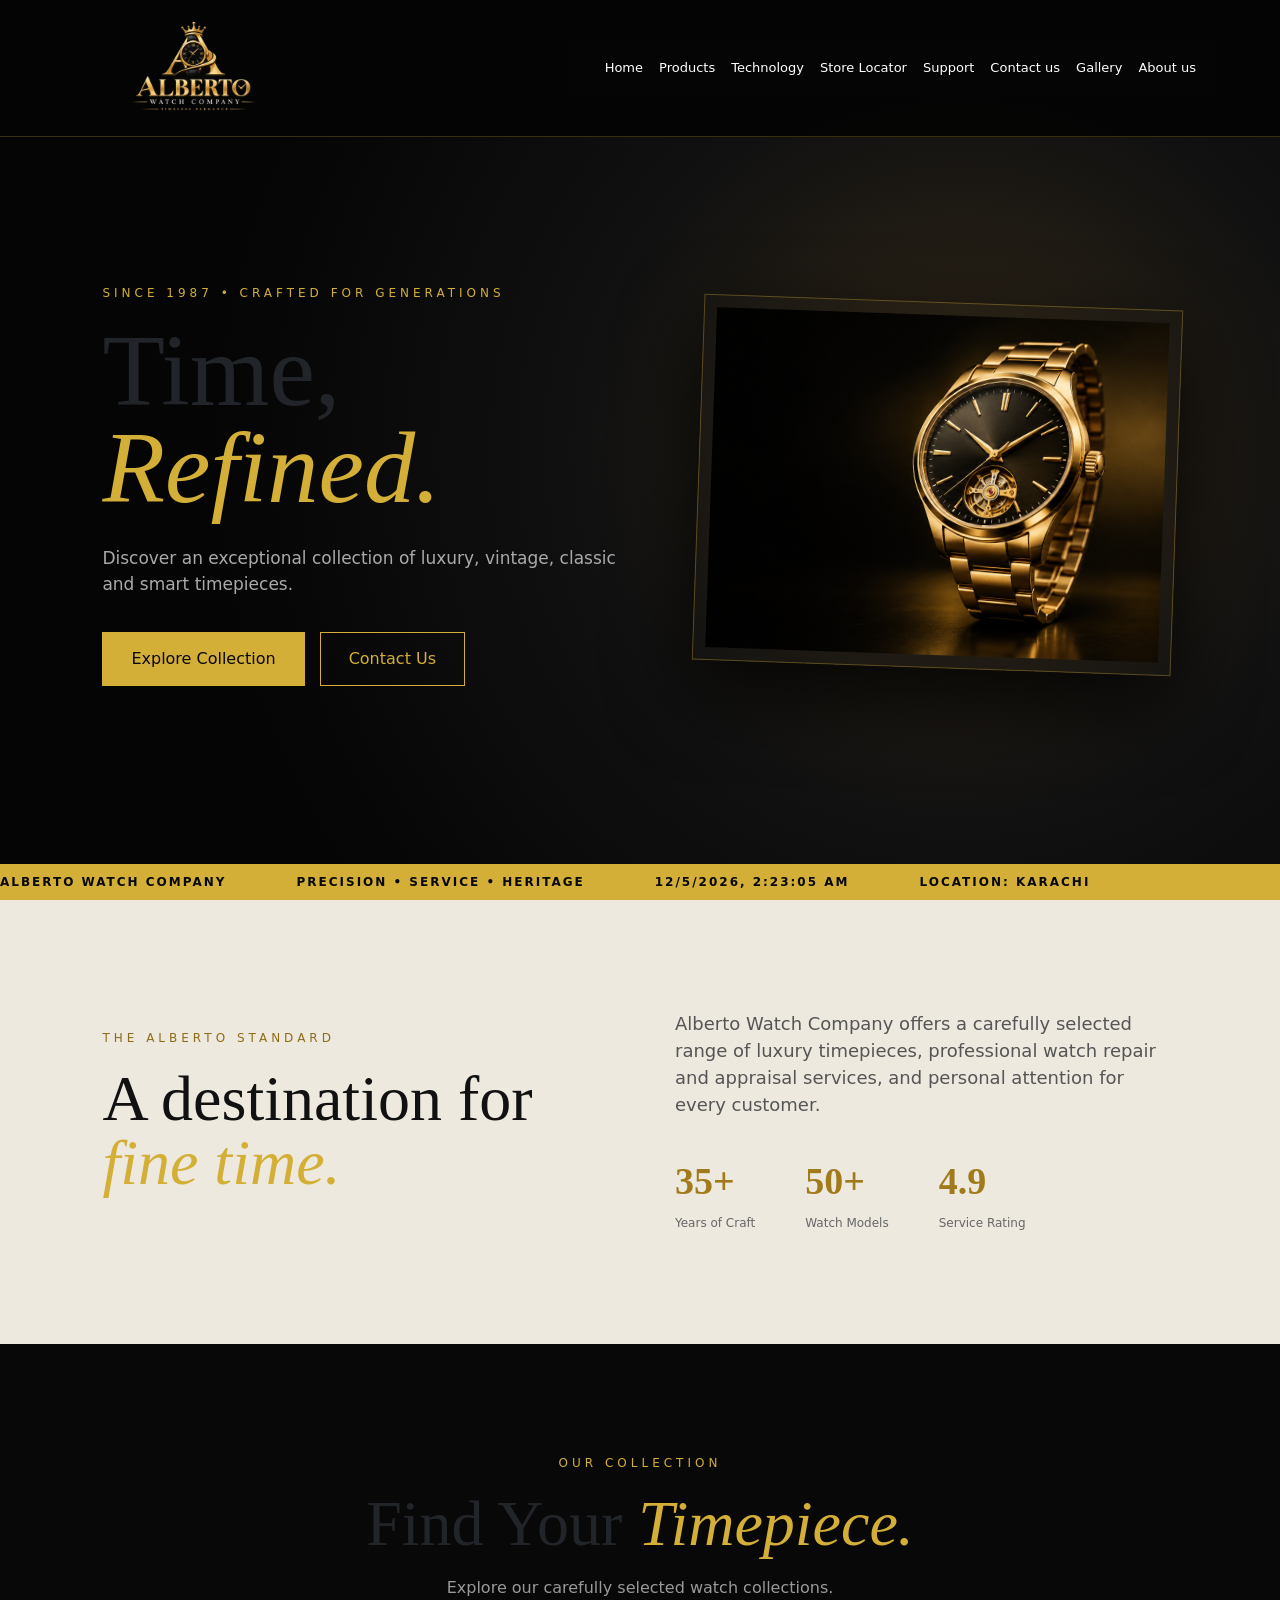
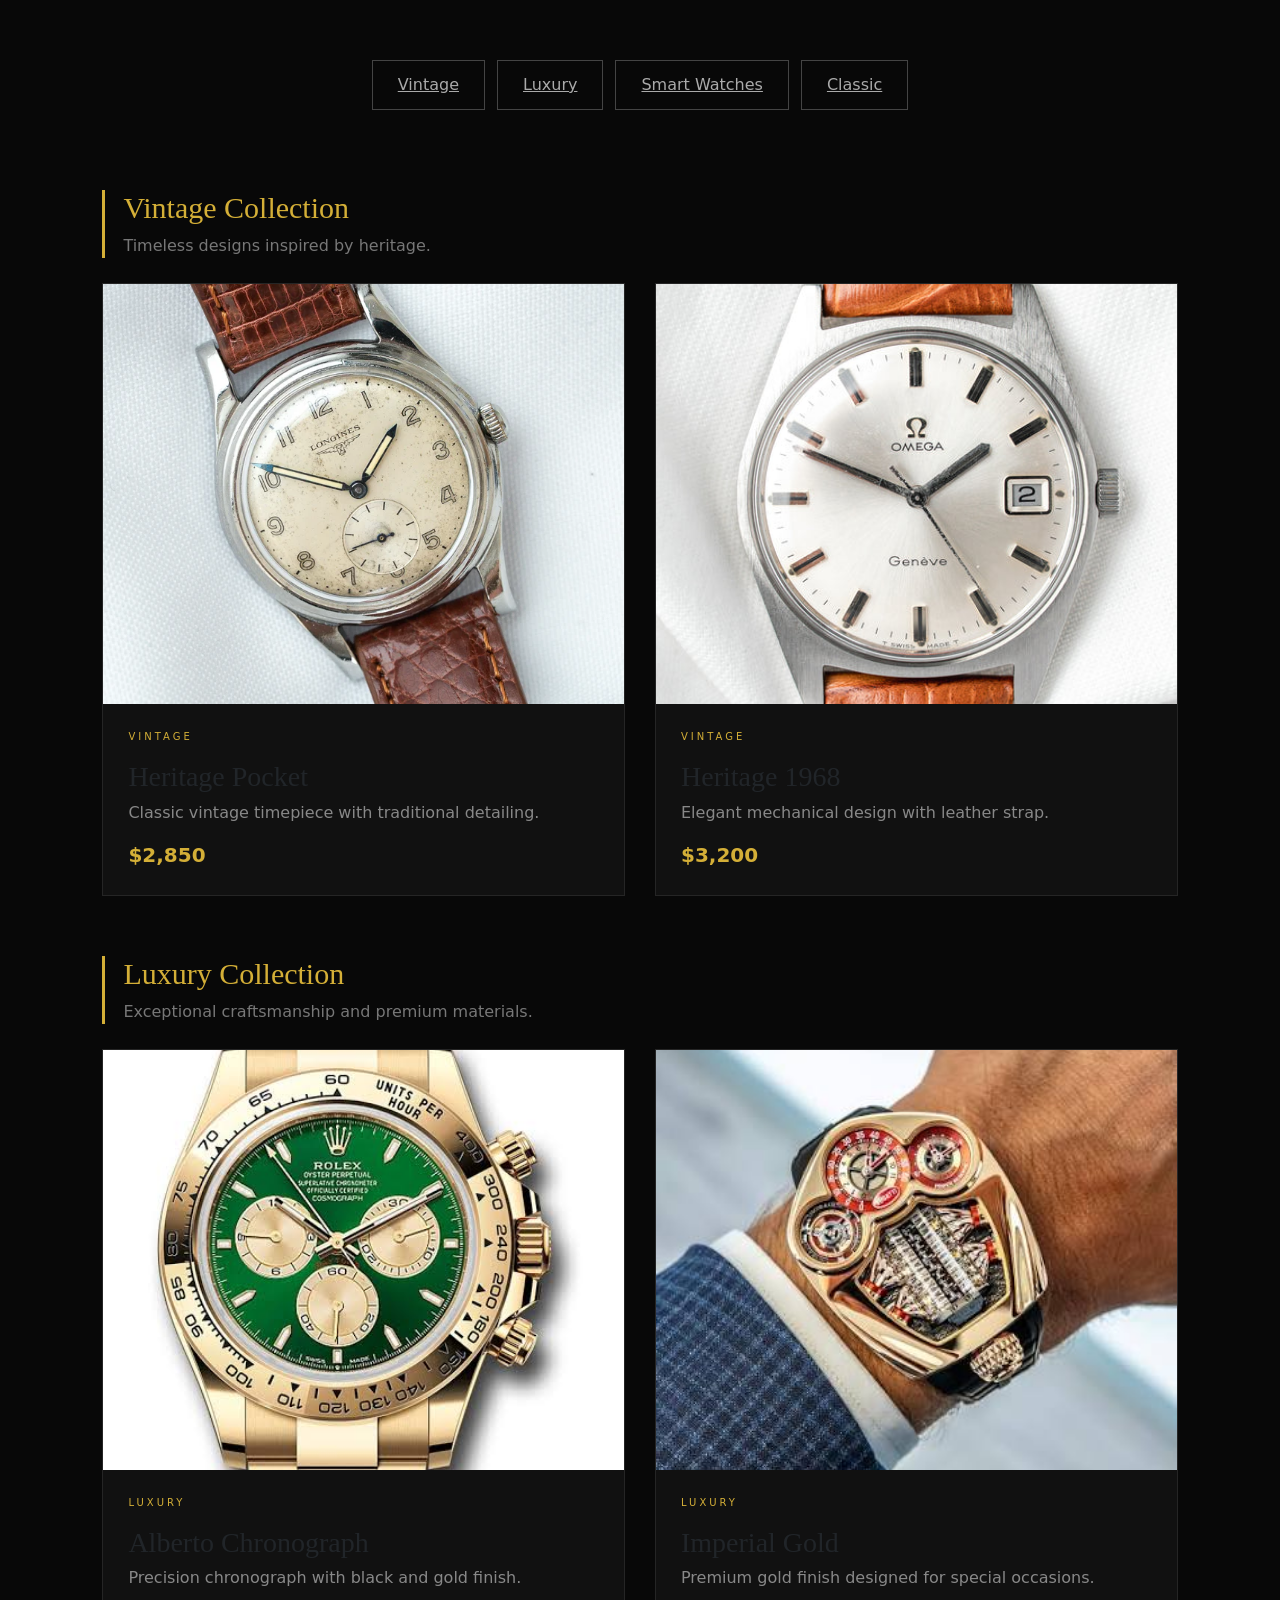
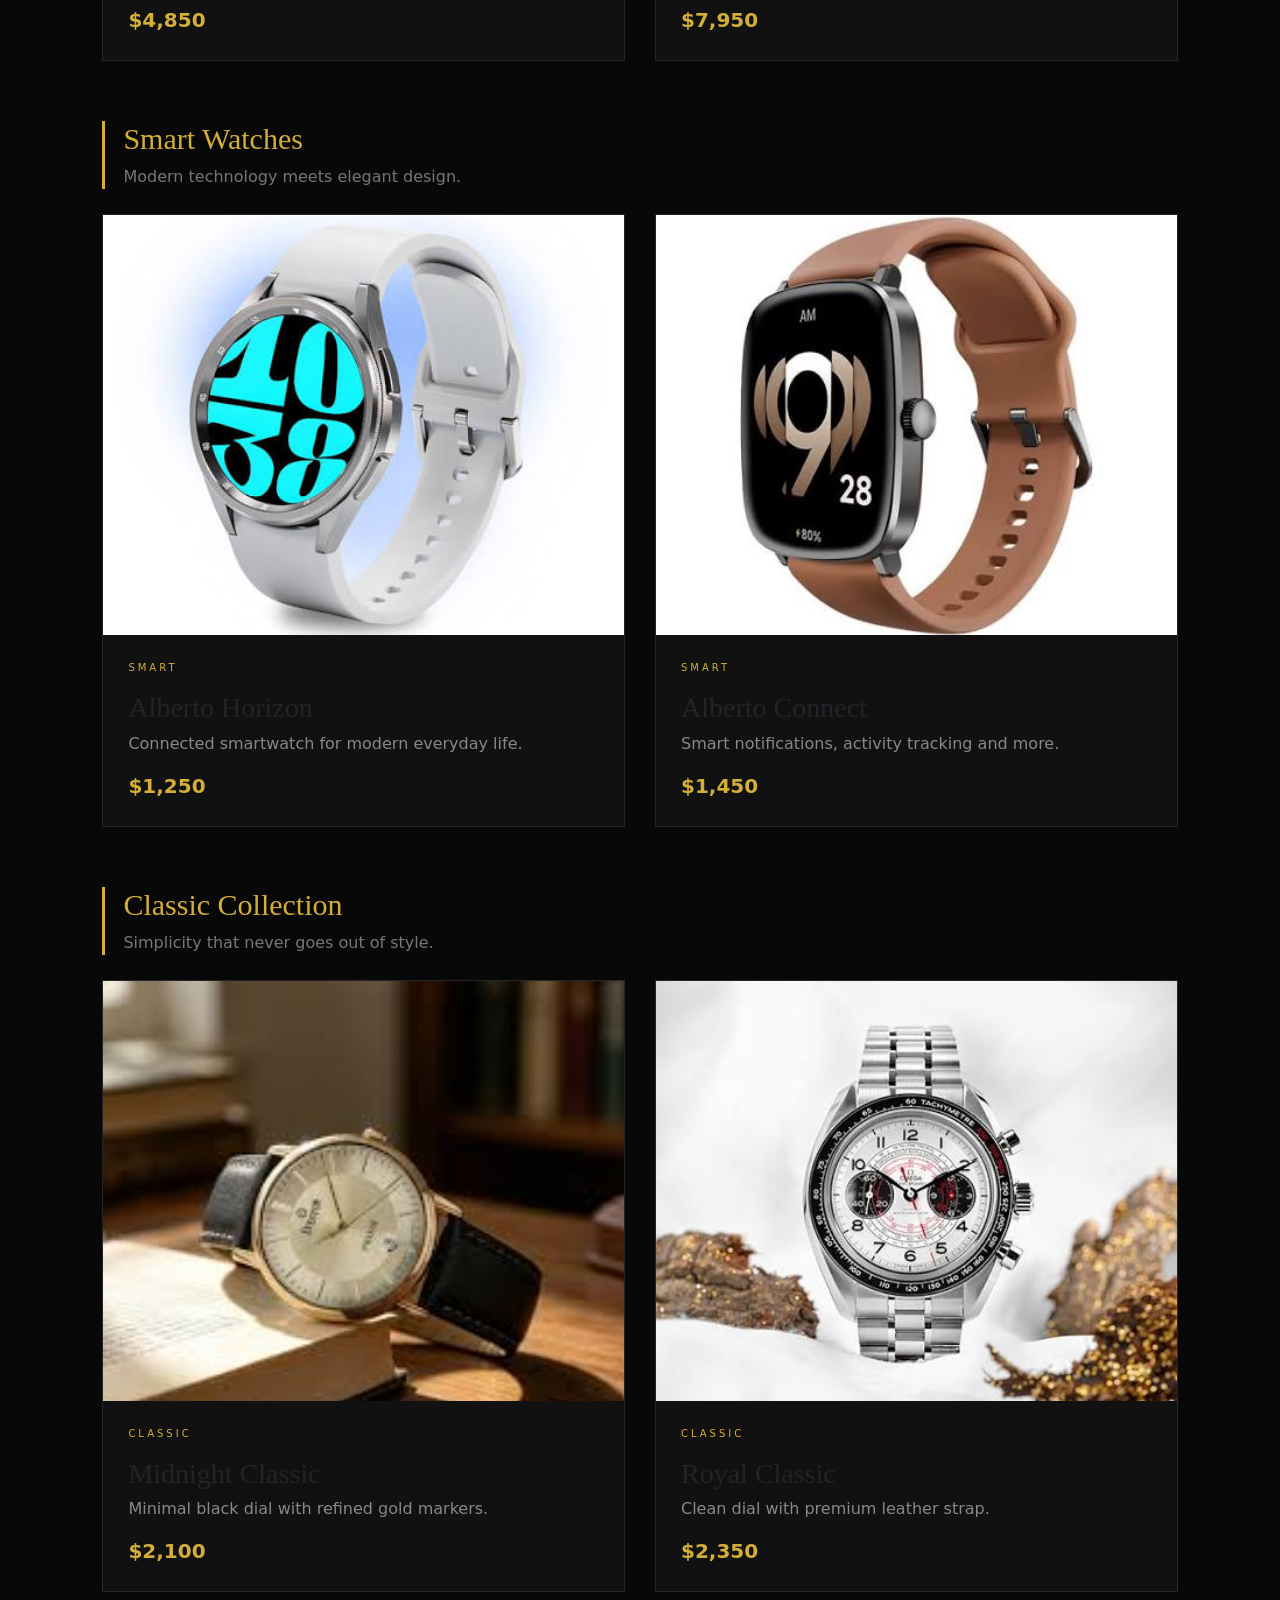
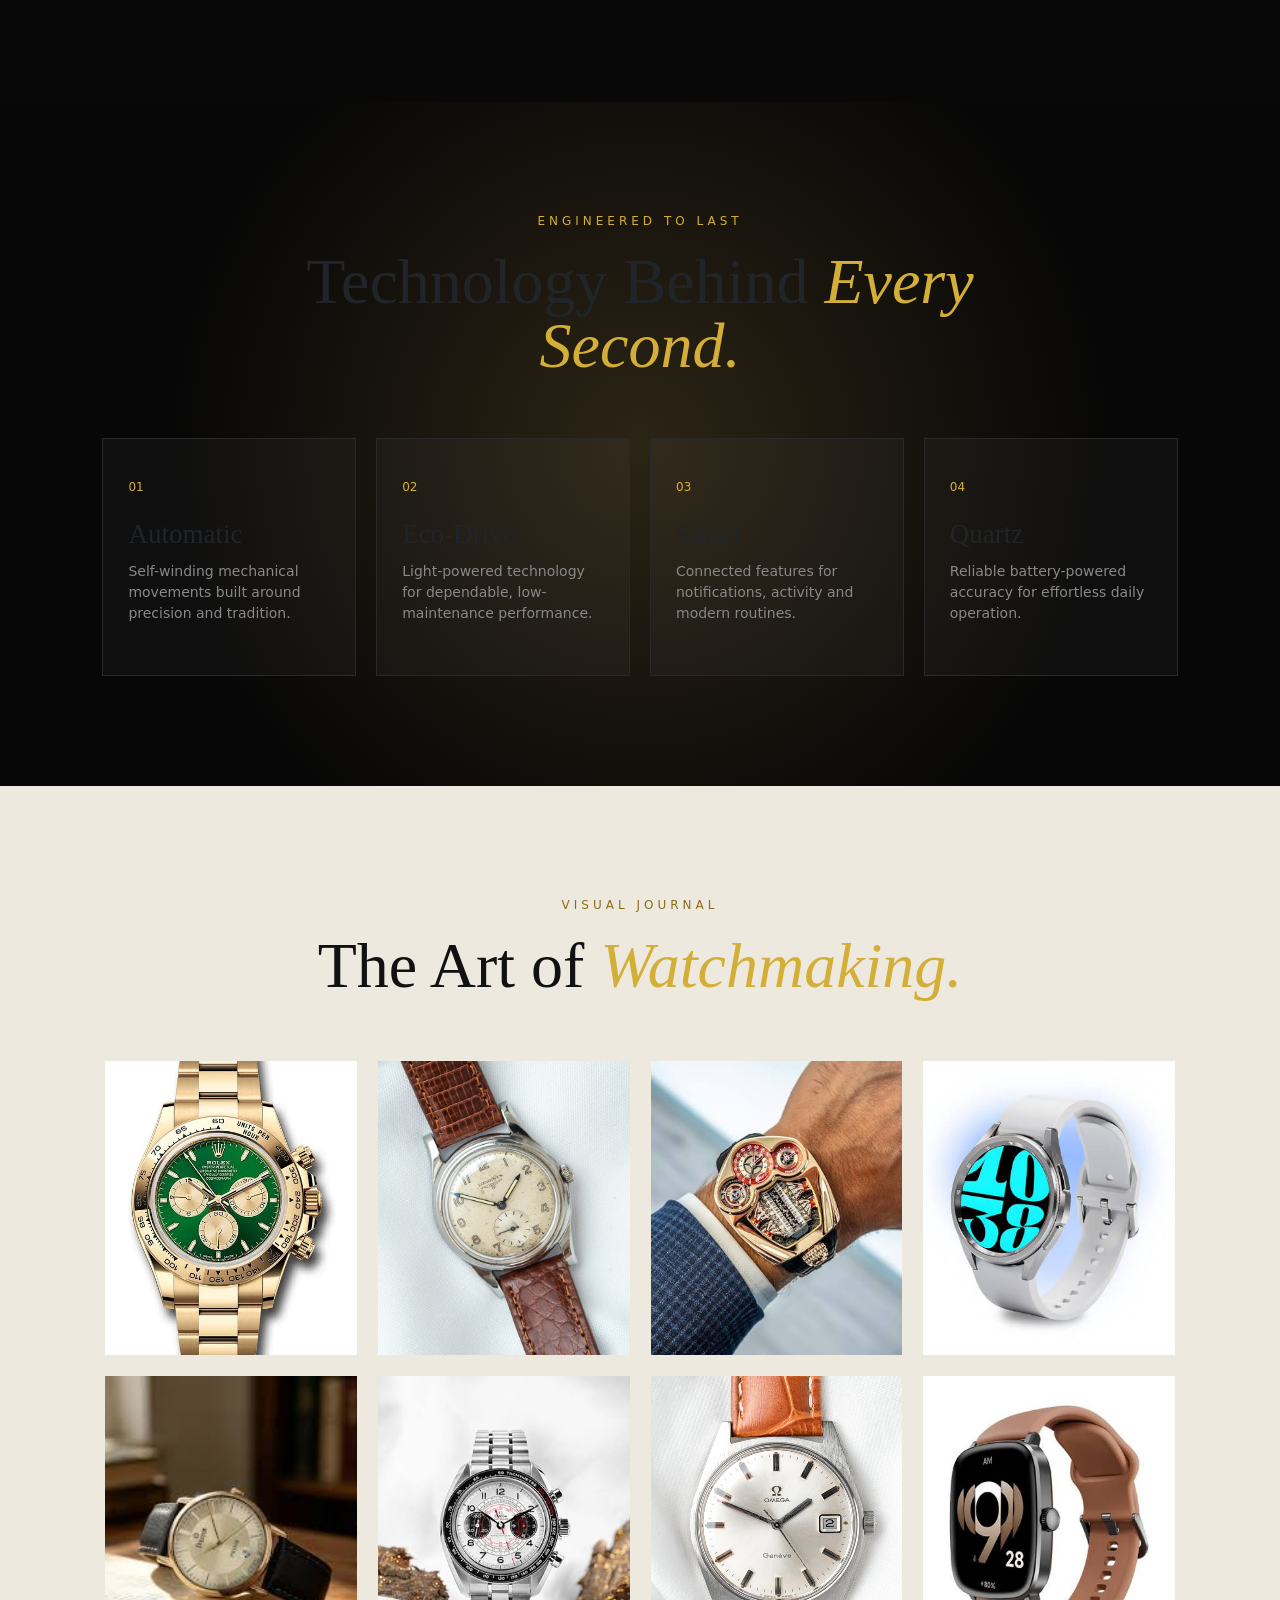
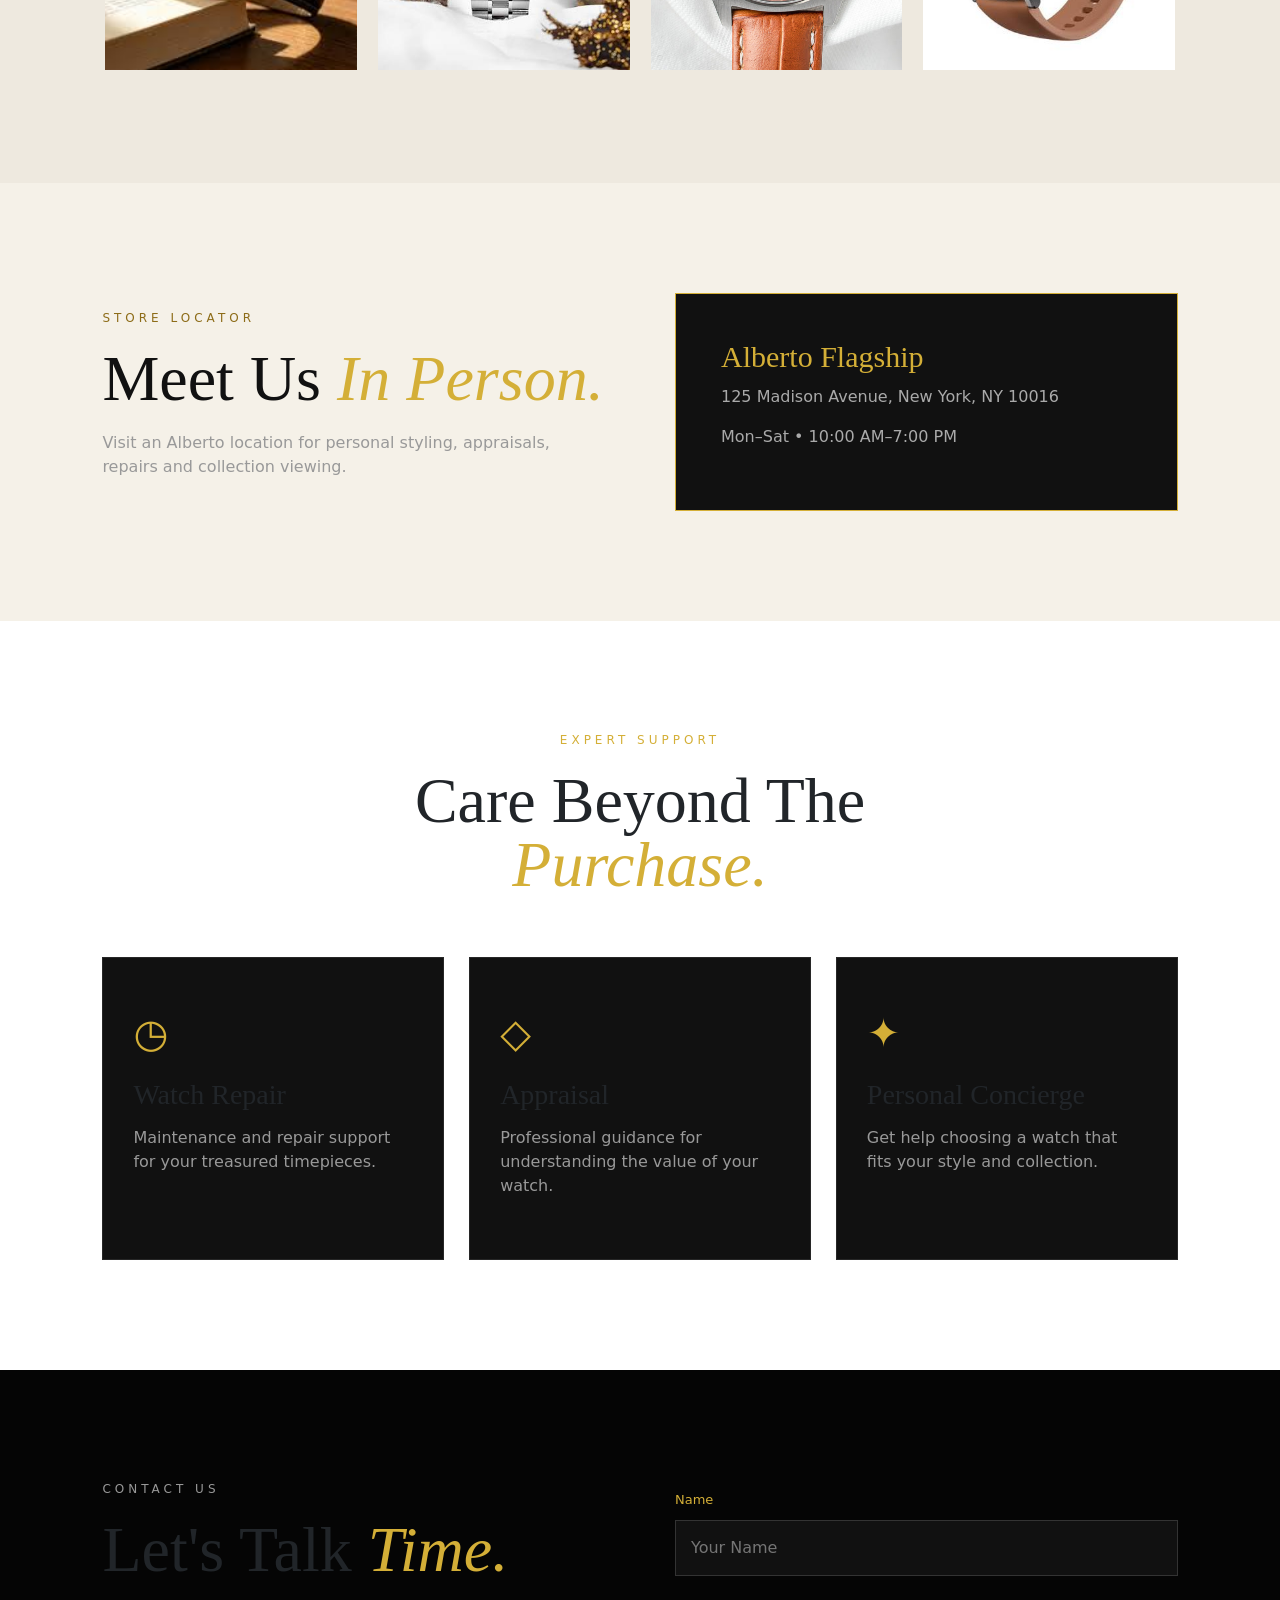
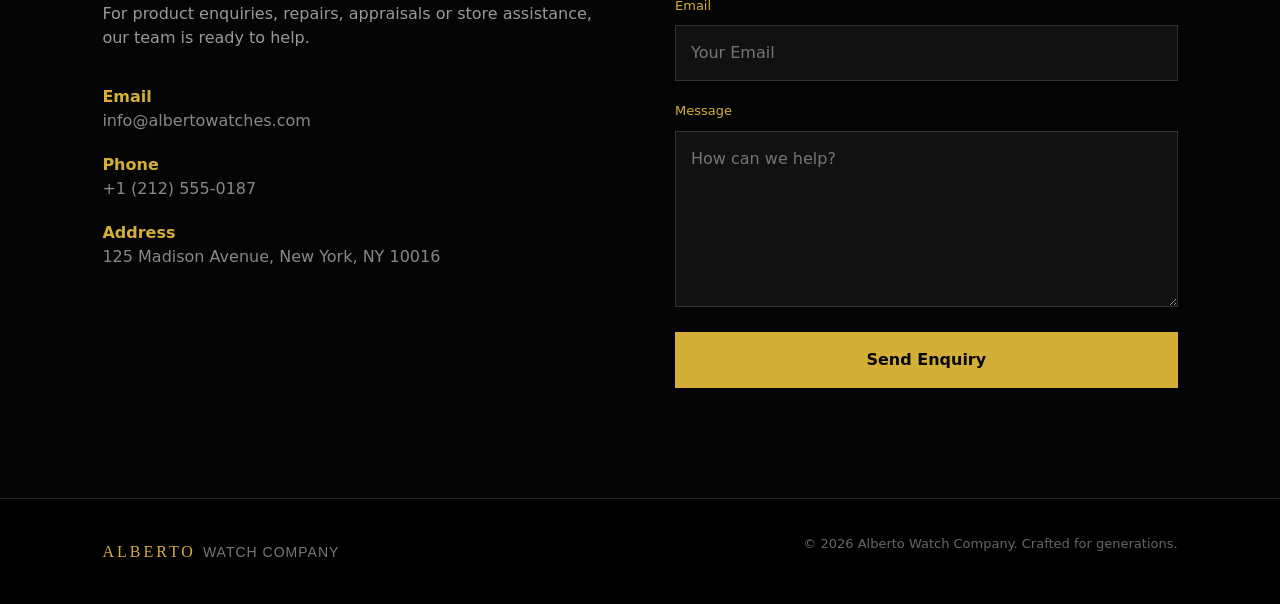
<file: index.html>
<!DOCTYPE html>
<html lang="en">
<head>
    <meta charset="UTF-8">
    <meta name="viewport" content="width=device-width, initial-scale=1.0">

    <title>Alberto Watch Company</title>

    <link rel="stylesheet" href="style.css">
  
<link href="https://cdn.jsdelivr.net/npm/bootstrap@5.3.3/dist/css/bootstrap.min.css" rel="stylesheet">

<link rel="stylesheet" href="https://cdnjs.cloudflare.com/ajax/libs/font-awesome/6.5.2/css/all.min.css">
<script src="https://cdn.jsdelivr.net/npm/bootstrap@5.0.2/dist/js/bootstrap.bundle.min.js" integrity="sha384-MrcW6ZMFYlzcLA8Nl+NtUVF0sA7MsXsP1UyJoMp4YLEuNSfAP+JcXn/tWtIaxVXM" crossorigin="anonymous"></script>
<script src="https://cdn.jsdelivr.net/npm/@popperjs/core@2.9.2/dist/umd/popper.min.js" integrity="sha384-IQsoLXl5PILFhosVNubq5LC7Qb9DXgDA9i+tQ8Zj3iwWAwPtgFTxbJ8NT4GN1R8p" crossorigin="anonymous"></script>
<script src="https://cdn.jsdelivr.net/npm/bootstrap@5.0.2/dist/js/bootstrap.min.js" integrity="sha384-cVKIPhGWiC2Al4u+LWgxfKTRIcfu0JTxR+EQDz/bgldoEyl4H0zUF0QKbrJ0EcQF" crossorigin="anonymous"></script>
<link href="https://cdn.jsdelivr.net/npm/bootstrap@5.0.2/dist/css/bootstrap.min.css" rel="stylesheet" integrity="sha384-EVSTQN3/azprG1Anm3QDgpJLIm9Nao0Yz1ztcQTwFspd3yD65VohhpuuCOmLASjC" crossorigin="anonymous">
</head>

<body>
<script src="https://cdn.jsdelivr.net/npm/bootstrap@5.3.2/dist/js/bootstrap.bundle.min.js"></script>

<!-- ================= HEADER ================= -->

<header class="header">

    <div class="logo">
        <div class="logo-icon"></div>
        <div>
            <!-- <h2>ALBERTO</h2>
            <span>WATCH COMPANY</span> -->
            <img src="images/logo.png" alt="" height="100px">
        </div>
    </div>

   <nav class="navbar navbar-expand-lg" style="background-color: #050505; display: flex; justify-content: space-between;">
  <div class="container-fluid">
    <a class="navbar-brand text-white" href="index.html"></a>

    <!-- Toggle Button -->
    <button class="navbar-toggler" type="button">
      <span class="navbar-toggler-icon" style="filter: invert(1);"></span>
    </button>

    <!-- Navbar Menu -->
    <div class="collapse navbar-collapse" id="navbarSupportedContent">
      <ul class="navbar-nav me-auto mb-2 mb-lg-0">
        <li class="nav-item"><a class="nav-link text-white active" href="index.html">Home</a></li>
        <li class="nav-item"><a class="nav-link text-white" href="#products">Products</a></li>
        <li class="nav-item"><a class="nav-link text-white" href="#technology">Technology</a></li>
        <li class="nav-item"><a class="nav-link text-white" href="#store">Store Locator</a></li>
        <li class="nav-item"><a class="nav-link text-white" href="#support">Support</a></li>
        <li class="nav-item"><a class="nav-link text-white" href="#contact">Contact us</a></li>
        <li class="nav-item"><a class="nav-link text-white" href="#gallery">Gallery</a></li>
        <li class="nav-item"><a class="nav-link text-white" href="#about">About us</a></li>
      </ul>
    </div>
  </div>
</nav>

<!-- Toggle Function Script -->
<script>
  document.addEventListener('DOMContentLoaded', function () {
    const toggler = document.querySelector('.navbar-toggler');
    const collapseMenu = document.getElementById('navbarSupportedContent');

    if (toggler && collapseMenu) {
      toggler.addEventListener('click', function () {
        collapseMenu.classList.toggle('show');
      });
    }
  });
</script>
   
</header>


<!-- ================= HERO ================= -->

<section class="hero" id="home">

    <div class="hero-content">

        <p class="small-title">SINCE 1987 • CRAFTED FOR GENERATIONS</p>

        <h1>
            Time,
            <span>Refined.</span>
        </h1>

        <p>
            Discover an exceptional collection of luxury,
            vintage, classic and smart timepieces.
        </p>

        <div class="hero-buttons">
            <a href="#products" class="gold-btn" style="text-decoration: none;">Explore Collection</a>
            <a href="#contact" class="outline-btn" style="text-decoration: none;">Contact Us</a>
        </div>

    </div>

    <div class="hero-watch">
        <img src="images/hero.png" alt="Luxury Alberto Watch">
    </div>

</section>


<!-- ================= ABOUT ================= -->

<section class="about section" id="about">

    <div class="section-container">

        <div class="about-text">

            <p class="small-title">THE ALBERTO STANDARD</p>

            <h2>
                A destination for
                <span>fine time.</span>
            </h2>

        </div>

        <div class="about-description">

            <p>
                Alberto Watch Company offers a carefully selected
                range of luxury timepieces, professional watch
                repair and appraisal services, and personal
                attention for every customer.
            </p>

            <div class="stats">

                <div>
                    <strong>35+</strong>
                    <span>Years of Craft</span>
                </div>

                <div>
                    <strong>50+</strong>
                    <span>Watch Models</span>
                </div>

                <div>
                    <strong>4.9</strong>
                    <span>Service Rating</span>
                </div>

            </div>

        </div>

    </div>

</section>


<!-- ================= PRODUCTS ================= -->

<section class="products section" id="products">

    <div class="section-heading">

        <p class="small-title">OUR COLLECTION</p>

        <h2>
            Find Your
            <span>Timepiece.</span>
        </h2>

        <p>
            Explore our carefully selected watch collections.
        </p>

    </div>


    <!-- CATEGORY BUTTONS -->

    <div class="categories">

        <a href="#vintage">Vintage</a>
        <a href="#luxury">Luxury</a>
        <a href="#smart">Smart Watches</a>
        <a href="#classic">Classic</a>

    </div>


    <!-- VINTAGE -->

    <div class="category-title" id="vintage">
        <h3>Vintage Collection</h3>
        <p>Timeless designs inspired by heritage.</p>
    </div>

    <div class="product-grid">

        <article class="product-card">

            <div class="product-image">
                <img src="images/vintage-1.webp" alt="Vintage Watch">
            </div>

            <div class="product-info">
                <p class="product-category">VINTAGE</p>
                <h3>Heritage Pocket</h3>
                <p>Classic vintage timepiece with traditional detailing.</p>
                <strong>$2,850</strong>
            </div>

        </article>


        <article class="product-card">

            <div class="product-image">
                <img src="images/vintage-2.jpg" alt="Vintage Wrist Watch">
            </div>

            <div class="product-info">
                <p class="product-category">VINTAGE</p>
                <h3>Heritage 1968</h3>
                <p>Elegant mechanical design with leather strap.</p>
                <strong>$3,200</strong>
            </div>

        </article>

    </div>


    <!-- LUXURY -->

    <div class="category-title" id="luxury">
        <h3>Luxury Collection</h3>
        <p>Exceptional craftsmanship and premium materials.</p>
    </div>

    <div class="product-grid">

        <article class="product-card">

            <div class="product-image">
                <img src="images/luxury-1.jpg" alt="Luxury Chronograph Watch">
            </div>

            <div class="product-info">
                <p class="product-category">LUXURY</p>
                <h3>Alberto Chronograph</h3>
                <p>Precision chronograph with black and gold finish.</p>
                <strong>$4,850</strong>
            </div>

        </article>


        <article class="product-card">

            <div class="product-image">
                <img src="images/luxury-2.jpg" alt="Luxury Gold Watch">
            </div>

            <div class="product-info">
                <p class="product-category">LUXURY</p>
                <h3>Imperial Gold</h3>
                <p>Premium gold finish designed for special occasions.</p>
                <strong>$7,950</strong>
            </div>

        </article>

    </div>


    <!-- SMART -->

    <div class="category-title" id="smart">
        <h3>Smart Watches</h3>
        <p>Modern technology meets elegant design.</p>
    </div>

    <div class="product-grid">

        <article class="product-card">

            <div class="product-image">
                <img src="images/smart-1.jpg" alt="Smart Watch">
            </div>

            <div class="product-info">
                <p class="product-category">SMART</p>
                <h3>Alberto Horizon</h3>
                <p>Connected smartwatch for modern everyday life.</p>
                <strong>$1,250</strong>
            </div>

        </article>


        <article class="product-card">

            <div class="product-image">
                <img src="images/smart-2.jpg" alt="Smart Watch">
            </div>

            <div class="product-info">
                <p class="product-category">SMART</p>
                <h3>Alberto Connect</h3>
                <p>Smart notifications, activity tracking and more.</p>
                <strong>$1,450</strong>
            </div>

        </article>

    </div>


    <!-- CLASSIC -->

    <div class="category-title" id="classic">
        <h3>Classic Collection</h3>
        <p>Simplicity that never goes out of style.</p>
    </div>

    <div class="product-grid">

        <article class="product-card">

            <div class="product-image">
                <img src="images/classic-1.jpg" alt="Classic Black Watch">
            </div>

            <div class="product-info">
                <p class="product-category">CLASSIC</p>
                <h3>Midnight Classic</h3>
                <p>Minimal black dial with refined gold markers.</p>
                <strong>$2,100</strong>
            </div>

        </article>


        <article class="product-card">

            <div class="product-image">
                <img src="images/classic-2.jpg" alt="Classic Brown Watch">
            </div>

            <div class="product-info">
                <p class="product-category">CLASSIC</p>
                <h3>Royal Classic</h3>
                <p>Clean dial with premium leather strap.</p>
                <strong>$2,350</strong>
            </div>

        </article>

    </div>

</section>


<!-- ================= TECHNOLOGY ================= -->

<section class="technology section" id="technology">

    <div class="section-heading">

        <p class="small-title">ENGINEERED TO LAST</p>

        <h2>
            Technology Behind
            <span>Every Second.</span>
        </h2>

    </div>


    <div class="technology-grid">

        <div class="tech-card">
            <span>01</span>
            <h3>Automatic</h3>
            <p>
                Self-winding mechanical movements built around
                precision and tradition.
            </p>
        </div>

        <div class="tech-card">
            <span>02</span>
            <h3>Eco-Drive</h3>
            <p>
                Light-powered technology for dependable,
                low-maintenance performance.
            </p>
        </div>

        <div class="tech-card">
            <span>03</span>
            <h3>Smart</h3>
            <p>
                Connected features for notifications,
                activity and modern routines.
            </p>
        </div>

        <div class="tech-card">
            <span>04</span>
            <h3>Quartz</h3>
            <p>
                Reliable battery-powered accuracy for
                effortless daily operation.
            </p>
        </div>

    </div>

</section>


<!-- ================= GALLERY ================= -->

<section class="gallery section" id="gallery">

    <div class="section-heading">

        <p class="small-title">VISUAL JOURNAL</p>

        <h2>
            The Art of
            <span>Watchmaking.</span>
        </h2>

    </div>


    <div class="gallery-grid">

        <div class="gallery-item">
            <img src="images/luxury-1.jpg" alt="Luxury Watch">
        </div>

        <div class="gallery-item">
            <img src="images/vintage-1.webp" alt="Vintage Watch">
        </div>

        <div class="gallery-item">
            <img src="images/luxury-2.jpg" alt="Gold Luxury Watch">
        </div>

        <div class="gallery-item">
            <img src="images/smart-1.jpg" alt="Smart Watch">
        </div>

        <div class="gallery-item">
            <img src="images/classic-1.jpg" alt="Classic Watch">
        </div>

        <div class="gallery-item">
            <img src="images/classic-2.jpg" alt="Classic Watch">
        </div>

        <div class="gallery-item">
            <img src="images/vintage-2.jpg" alt="Vintage Watch">
        </div>

        <div class="gallery-item">
            <img src="images/smart-2.jpg" alt="Smart Watch">
        </div>

    </div>

</section>


<!-- ================= STORE ================= -->

<section class="store section" id="store">

    <div class="section-container">

        <div>

            <p class="small-title">STORE LOCATOR</p>

            <h2>
                Meet Us
                <span>In Person.</span>
            </h2>

            <p>
                Visit an Alberto location for personal styling,
                appraisals, repairs and collection viewing.
            </p>

        </div>


        <div class="store-card">

            <h3>Alberto Flagship</h3>

            <p>
                125 Madison Avenue,
                New York, NY 10016
            </p>

            <p>Mon–Sat • 10:00 AM–7:00 PM</p>

        </div>

    </div>

</section>


<!-- ================= SUPPORT ================= -->

<section class="support section" id="support">

    <div class="section-heading">

        <p class="small-title">EXPERT SUPPORT</p>

        <h2>
            Care Beyond The
            <span>Purchase.</span>
        </h2>

    </div>


    <div class="support-grid">

        <div class="support-card">
            <div class="support-icon">◷</div>
            <h3>Watch Repair</h3>
            <p>
                Maintenance and repair support for your
                treasured timepieces.
            </p>
        </div>

        <div class="support-card">
            <div class="support-icon">◇</div>
            <h3>Appraisal</h3>
            <p>
                Professional guidance for understanding
                the value of your watch.
            </p>
        </div>

        <div class="support-card">
            <div class="support-icon">✦</div>
            <h3>Personal Concierge</h3>
            <p>
                Get help choosing a watch that fits
                your style and collection.
            </p>
        </div>

    </div>

</section>


<!-- ================= CONTACT ================= -->

<section class="contact section" id="contact">

    <div class="contact-container">

        <div class="contact-info">

            <p class="small-title">CONTACT US</p>

            <h2>
                Let's Talk
                <span>Time.</span>
            </h2>

            <p>
                For product enquiries, repairs, appraisals
                or store assistance, our team is ready to help.
            </p>

            <div class="contact-details">

                <p>
                    <strong>Email</strong><br>
                    info@albertowatches.com
                </p>

                <p>
                    <strong>Phone</strong><br>
                    +1 (212) 555-0187
                </p>

                <p>
                    <strong>Address</strong><br>
                    125 Madison Avenue,
                    New York, NY 10016
                </p>

            </div>

        </div>


        <form class="contact-form">

            <label>Name</label>
            <input type="text" placeholder="Your Name">

            <label>Email</label>
            <input type="email" placeholder="Your Email">

            <label>Message</label>
            <textarea rows="6" placeholder="How can we help?"></textarea>

            <button type="submit">
                Send Enquiry
            </button>

        </form>

    </div>

</section>


<!-- ================= FOOTER ================= -->

<footer class="footer">

    <div class="footer-logo">
        ALBERTO
        <small>WATCH COMPANY</small>
    </div>

    <p>
        © 2026 Alberto Watch Company.
        Crafted for generations.
    </p>

</footer>


<!-- ================= TICKER ================= -->

<div class="ticker">

    <div class="ticker-content">

        <span>ALBERTO WATCH COMPANY</span>

        <span>PRECISION • SERVICE • HERITAGE</span>

        <span id="dateTime">
            Loading date & time...
        </span>

        <span>
            LOCATION: KARACHI
        </span>

    </div>

</div>


<!-- Simple Date & Time -->

<script>

function updateTime() {

    const now = new Date();

    document.getElementById("dateTime").innerHTML =
        now.toLocaleString();

}

updateTime();



</script>

</body>
</html>
</file>
<file: style.css>
* {
    margin: 0;
    padding: 0;
    box-sizing: border-box;
}

html {
    scroll-behavior: smooth;
}

body {
    font-family: Arial, Helvetica, sans-serif;
    background: #080808;
    color: #f5f1e8;
    line-height: 1.6;
}

a {
    text-decoration: none;
    color: inherit;
}

img {
    width: 100%;
    display: block;
}




.header {
    position: fixed;
    top: 0;
    left: 0;
    width: 100%;
    z-index: 1000;

    display: flex;
    align-items: center;
    gap: 30px;

    padding: 18px 5%;

    background: rgba(5, 5, 5, 0.95);
    border-bottom: 1px solid rgba(212, 175, 55, 0.25);
}

.logo {
    display: flex;
    align-items: center;
    gap: 10px;
    margin-right: auto;
}

.logo-icon {
    width: 45px;
    height: 45px;

    display: flex;
    align-items: center;
    justify-content: center;

 

    color: #d4af37;
    font-size: 24px;
    font-family: Georgia, serif;
}



.navbar {
    display: flex;
    gap: 20px;
}

.navbar a {
    color: #ddd;
    font-size: 13px;
    transition: 0.3s;
}

.navbar a:hover {
    color: #d4af37;
}

.visitor {
    font-size: 12px;
    color: #aaa;
}

.visitor strong {
    color: #d4af37;
}




.hero {
    min-height: 100vh;

    display: flex;
    align-items: center;
    justify-content: space-between;

    padding: 150px 8% 80px;

    background:
        radial-gradient(circle at 75% 50%, #332817 0%, #111 35%, #050505 70%);
}

.hero-content {
    max-width: 600px;
}

.small-title {
    color: #d4af37;
    font-size: 12px;
    letter-spacing: 4px;
    margin-bottom: 20px;
}

.hero h1 {
    font-family: Georgia, serif;
    font-size: clamp(60px, 8vw, 110px);
    line-height: 0.95;
    margin-bottom: 30px;
}

.hero h1 span,
.section-heading span,
.about h2 span,
.store h2 span,
.support h2 span,
.contact h2 span {
    color: #d4af37;
    font-style: italic;
}

.hero-content > p:not(.small-title) {
    color: #aaa;
    max-width: 520px;
    font-size: 17px;
}

.hero-buttons {
    display: flex;
    gap: 15px;
    margin-top: 35px;
}

.gold-btn,
.outline-btn {
    padding: 14px 28px;
    border: 1px solid #d4af37;
    transition: 0.3s;
}

.gold-btn {
    background: #d4af37;
    color: #080808;
}

.gold-btn:hover {
    background: transparent;
    color: #d4af37;
}

.outline-btn {
    color: #d4af37;
}

.outline-btn:hover {
    background: #d4af37;
    color: #080808;
}

.hero-watch {
    width: 45%;
    max-width: 620px;

    border: 1px solid rgba(212, 175, 55, 0.35);
    padding: 12px;

    transform: rotate(2deg);
    box-shadow: 0 30px 80px rgba(0,0,0,0.8);
}

.hero-watch img {
    aspect-ratio: 4 / 3;
    object-fit: cover;
}




.section {
    padding: 110px 8%;
}

.section-container {
    max-width: 1200px;
    margin: auto;

    display: grid;
    grid-template-columns: 1fr 1fr;
    gap: 70px;
    align-items: center;
}

.section-heading {
    text-align: center;
    max-width: 700px;
    margin: 0 auto 60px;
}

.section-heading h2,
.about h2,
.store h2,
.support h2,
.contact h2 {
    font-family: Georgia, serif;
    font-size: clamp(40px, 5vw, 65px);
    line-height: 1;
    margin-bottom: 20px;
}

.section-heading > p:last-child,
.about-description > p,
.store p,
.support-card p,
.contact-info > p {
    color: #999;
}



.about {
    background: #eee9df;
    color: #111;
}

.about .small-title {
    color: #8d6c18;
}

.about-description > p {
    color: #555;
    font-size: 18px;
}

.stats {
    display: flex;
    gap: 50px;
    margin-top: 35px;
}

.stats strong {
    display: block;
    color: #a17b1b;
    font-family: Georgia, serif;
    font-size: 38px;
}

.stats span {
    font-size: 12px;
    color: #666;
}




.products {
    background: #080808;
}

.categories {
    display: flex;
    justify-content: center;
    flex-wrap: wrap;
    gap: 12px;
    margin-bottom: 80px;
}

.categories a {
    padding: 12px 25px;
    border: 1px solid #444;
    color: #aaa;
    transition: 0.3s;
}

.categories a:hover {
    border-color: #d4af37;
    color: #d4af37;
}

.category-title {
    margin: 60px 0 25px;
    border-left: 3px solid #d4af37;
    padding-left: 18px;
}

.category-title h3 {
    font-family: Georgia, serif;
    color: #d4af37;
    font-size: 30px;
}

.category-title p {
    color: #777;
}

.product-grid {
    max-width: 1200px;
    margin: auto;

    display: grid;
    grid-template-columns: repeat(2, 1fr);
    gap: 30px;
}

.product-card {
    background: #111;
    border: 1px solid #252525;
    transition: 0.4s;
    overflow: hidden;
}

.product-card:hover {
    transform: translateY(-8px);
    border-color: #d4af37;
    box-shadow: 0 20px 50px rgba(212,175,55,0.12);
}

.product-image {
    height: 420px;
    overflow: hidden;
}

.product-image img {
    width: 100%;
    height: 100%;
    object-fit: cover;
    transition: 0.5s;
}

.product-card:hover .product-image img {
    transform: scale(1.05);
}

.product-info {
    padding: 25px;
}

.product-category {
    color: #d4af37;
    font-size: 10px;
    letter-spacing: 3px;
}

.product-info h3 {
    font-family: Georgia, serif;
    font-size: 28px;
    margin: 7px 0;
}

.product-info p:not(.product-category) {
    color: #888;
    margin-bottom: 15px;
}

.product-info strong {
    color: #d4af37;
    font-size: 20px;
}



.technology {
    background:
        radial-gradient(circle at center, #2c2415, #070707 65%);
}

.technology-grid {
    max-width: 1100px;
    margin: auto;

    display: grid;
    grid-template-columns: repeat(4, 1fr);
    gap: 20px;
}

.tech-card {
    padding: 35px 25px;
    background: rgba(255,255,255,0.03);
    border: 1px solid #292929;
    transition: 0.3s;
}

.tech-card:hover {
    border-color: #d4af37;
    transform: translateY(-5px);
}

.tech-card span {
    color: #d4af37;
    font-size: 12px;
}

.tech-card h3 {
    font-family: Georgia, serif;
    font-size: 27px;
    margin: 20px 0 10px;
}

.tech-card p {
    color: #888;
    font-size: 14px;
}




.gallery {
    background: #eee9df;
    color: #111;
}

.gallery .small-title {
    color: #8d6c18;
}

.gallery-grid {
    max-width: 1200px;
    margin: auto;

    display: grid;
    grid-template-columns: repeat(4, 1fr);
    gap: 15px;
}

.gallery-item {
    overflow: hidden;
    height: 300px;
    border: 3px solid #eee9df;
}

.gallery-item img {
    width: 100%;
    height: 100%;
    object-fit: cover;

    transition: 0.5s;
}

.gallery-item:hover img {
    transform: scale(1.08);
}




.store {
    background: #f5f1e8;
    color: #111;
}

.store .small-title {
    color: #8d6c18;
}

.store-card {
    padding: 45px;
    background: #111;
    color: white;
    border: 1px solid #d4af37;
}

.store-card h3 {
    font-family: Georgia, serif;
    color: #d4af37;
    font-size: 30px;
}

.store-card p {
    color: #aaa;
    margin-top: 10px;
}



.support-grid {
    max-width: 1100px;
    margin: auto;

    display: grid;
    grid-template-columns: repeat(3, 1fr);
    gap: 25px;
}

.support-card {
    padding: 45px 30px;
    background: #111;
    border: 1px solid #272727;
    transition: 0.3s;
}

.support-card:hover {
    border-color: #d4af37;
    transform: translateY(-7px);
}

.support-icon {
    color: #d4af37;
    font-size: 40px;
}

.support-card h3 {
    font-family: Georgia, serif;
    font-size: 28px;
    margin: 15px 0;
}




.contact {
    background: #050505;
}

.contact-container {
    max-width: 1100px;
    margin: auto;

    display: grid;
    grid-template-columns: 1fr 1fr;
    gap: 70px;
}

.contact-details {
    margin-top: 35px;
}

.contact-details p {
    margin-bottom: 20px;
    color: #888;
}

.contact-details strong {
    color: #d4af37;
}

.contact-form {
    display: flex;
    flex-direction: column;
    gap: 10px;
}

.contact-form label {
    color: #d4af37;
    font-size: 13px;
    margin-top: 10px;
}

.contact-form input,
.contact-form textarea {
    width: 100%;
    padding: 15px;

    background: #111;
    border: 1px solid #333;
    color: white;

    outline: none;
}

.contact-form input:focus,
.contact-form textarea:focus {
    border-color: #d4af37;
}

.contact-form button {
    margin-top: 15px;
    padding: 15px;

    border: 1px solid #d4af37;
    background: #d4af37;
    color: #080808;

    cursor: pointer;
    font-weight: bold;
    transition: 0.3s;
}

.contact-form button:hover {
    background: transparent;
    color: #d4af37;
}



.footer {
    padding: 35px 8%;
    background: #000;

    display: flex;
    justify-content: space-between;
    align-items: center;

    border-top: 1px solid #222;
}

.footer-logo {
    color: #d4af37;
    font-family: Georgia, serif;
    letter-spacing: 3px;
}

.footer-logo small {
    color: #777;
    font-family: Arial, sans-serif;
    letter-spacing: 1px;
}

.footer p {
    color: #666;
    font-size: 13px;
}




.ticker {
    position: fixed;
    bottom: 0;
    left: 0;

    width: 100%;
    overflow: hidden;

    background: #d4af37;
    color: #080808;

    z-index: 2000;
}

.ticker-content {
    display: flex;
    gap: 70px;
    width: max-content;

    padding: 9px 0;

    animation: tickerMove 25s linear infinite;

    font-size: 12px;
    font-weight: bold;
    letter-spacing: 2px;
}

@keyframes tickerMove {

    from {
        transform: translateX(100vw);
    }

    to {
        transform: translateX(-100%);
    }

}




@media (max-width: 1100px) {

    .navbar {
        gap: 12px;
    }

    .navbar a {
        font-size: 11px;
    }

    .visitor {
        display: none;
    }

    .hero {
        padding-left: 5%;
        padding-right: 5%;
    }

}


@media (max-width: 790px) {

    .header {
        position: relative;
        flex-wrap: wrap;
    }
```css
.navbar-toggler {
    border: 1px solid white;
}

.navbar-toggler-icon {
    background-image: url("data:image/svg+xml,%3csvg xmlns='http://www.w3.org/2000/svg' viewBox='0 0 30 30'%3e%3cpath stroke='rgba%28255,255,255,1%29' stroke-linecap='round' stroke-miterlimit='10' stroke-width='2' d='M4 7h22M4 15h22M4 23h22'/%3e%3c/svg%3e");
}


    .navbar {
        order: 3;
        width: 100%;

        justify-content: center;
        flex-wrap: wrap;

        padding-top: 10px;
    }

    .hero {
        flex-direction: column;
        gap: 50px;
        padding-top: 100px;
    }

    .hero-watch {
        width: 90%;
    }

    .section-container,
    .contact-container {
        grid-template-columns: 1fr;
    }

    .technology-grid {
        grid-template-columns: repeat(2, 1fr);
    }

    .gallery-grid {
        grid-template-columns: repeat(2, 1fr);
    }

}


@media (max-width: 600px) {

    .header {
        padding: 15px 20px;
    }

    .navbar {
        gap: 10px;
    }

    .navbar a {
        font-size: 10px;
    }

    .hero {
        padding: 70px 20px;
    }

    .hero h1 {
        font-size: 65px;
    }

    .hero-buttons {
        flex-direction: column;
    }

    .section {
        padding: 80px 20px;
    }

    .product-grid {
        grid-template-columns: 1fr;
    }

    .product-image {
        height: 350px;
    }

    .technology-grid,
    .support-grid {
        grid-template-columns: 1fr;
    }

    .gallery-grid {
        grid-template-columns: 1fr;
    }

    .gallery-item {
        height: 350px;
    }

    .stats {
        gap: 20px;
        flex-wrap: wrap;
    }

    .footer {
        flex-direction: column;
        text-align: center;
        gap: 15px;
    }

}
</file>
